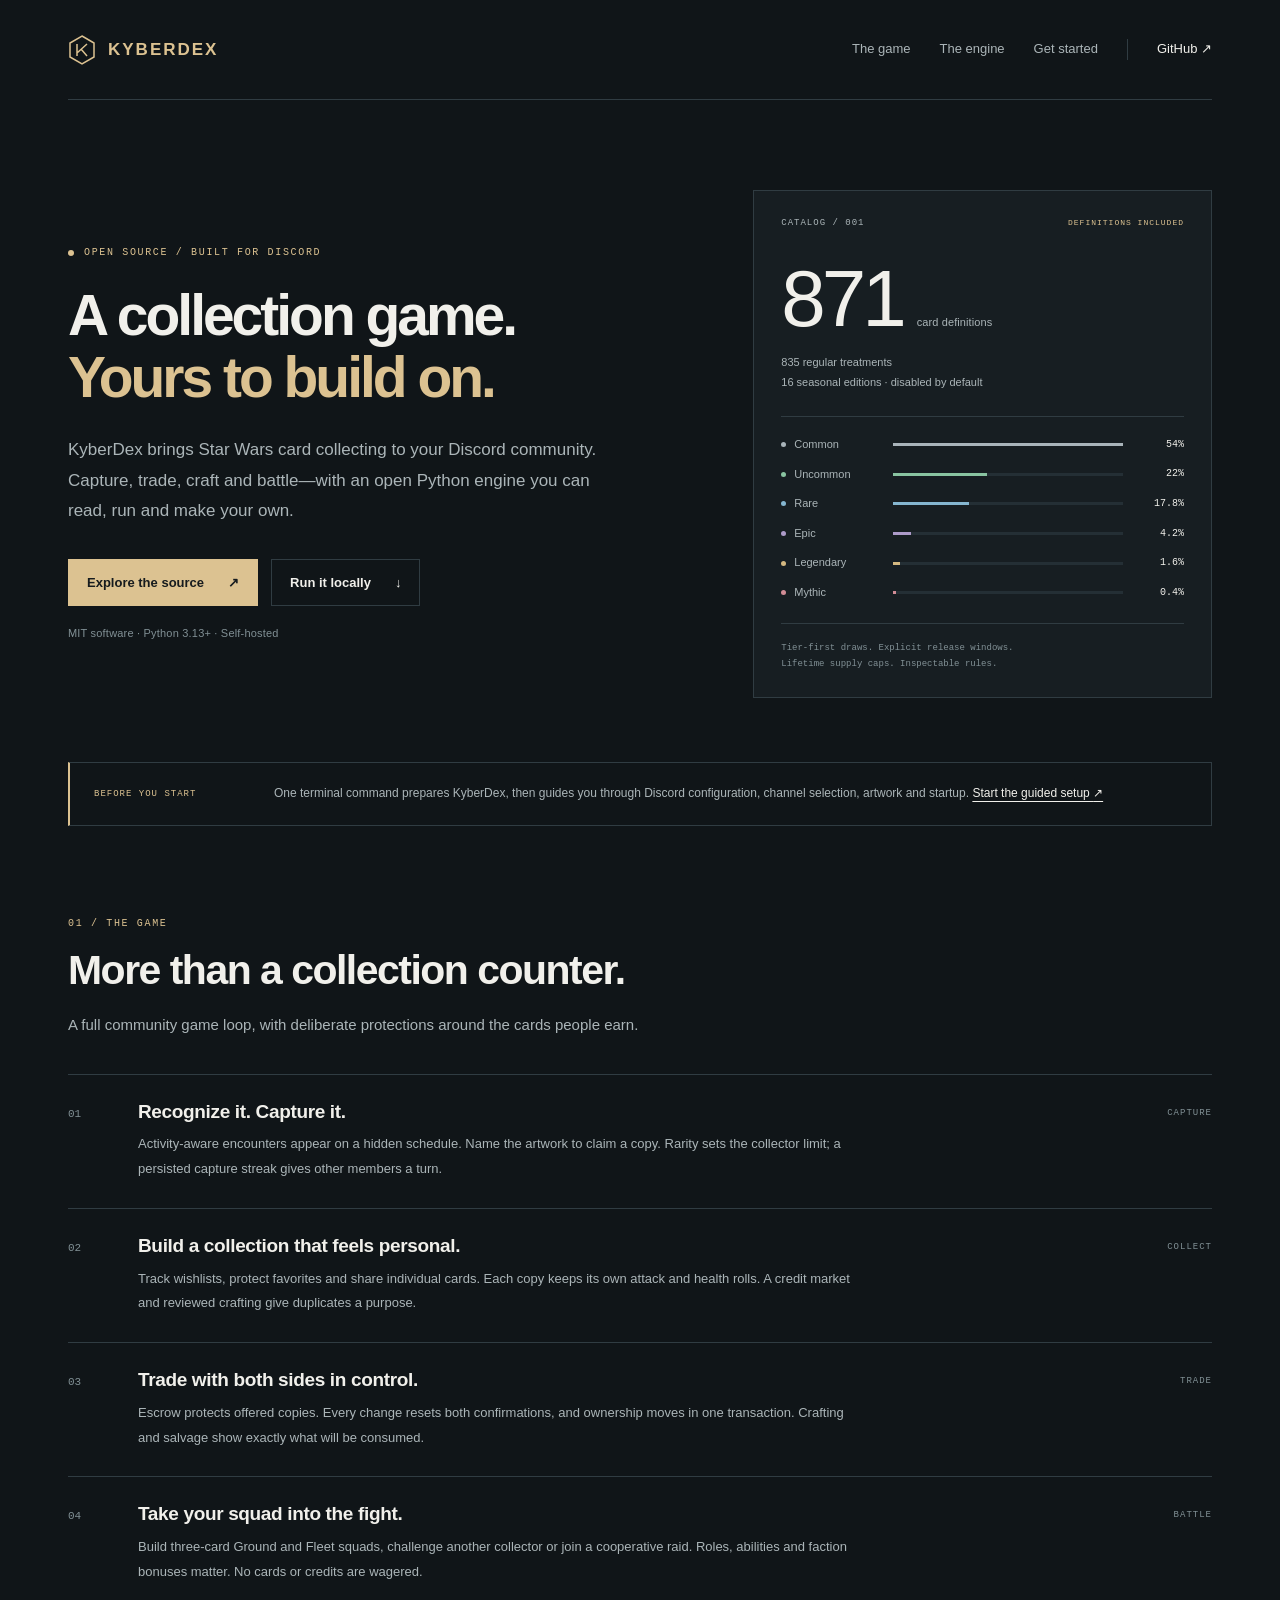
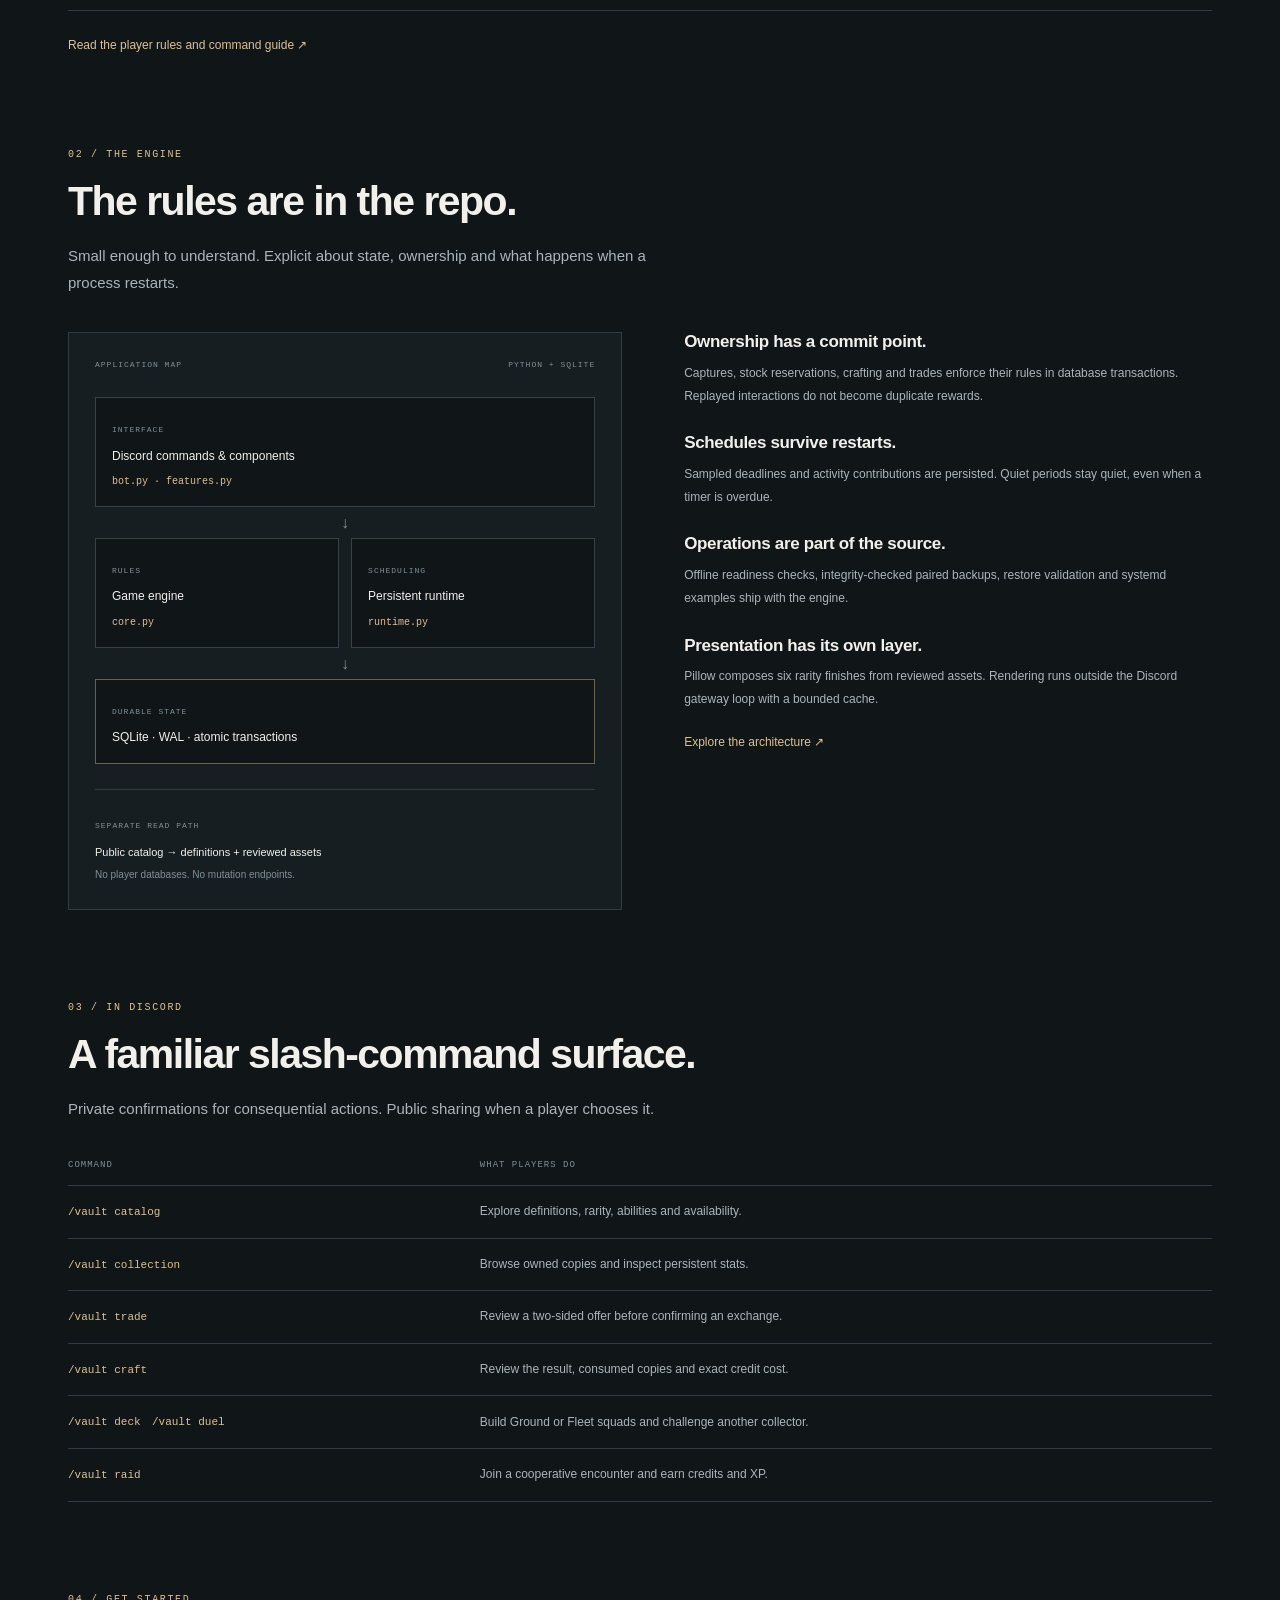
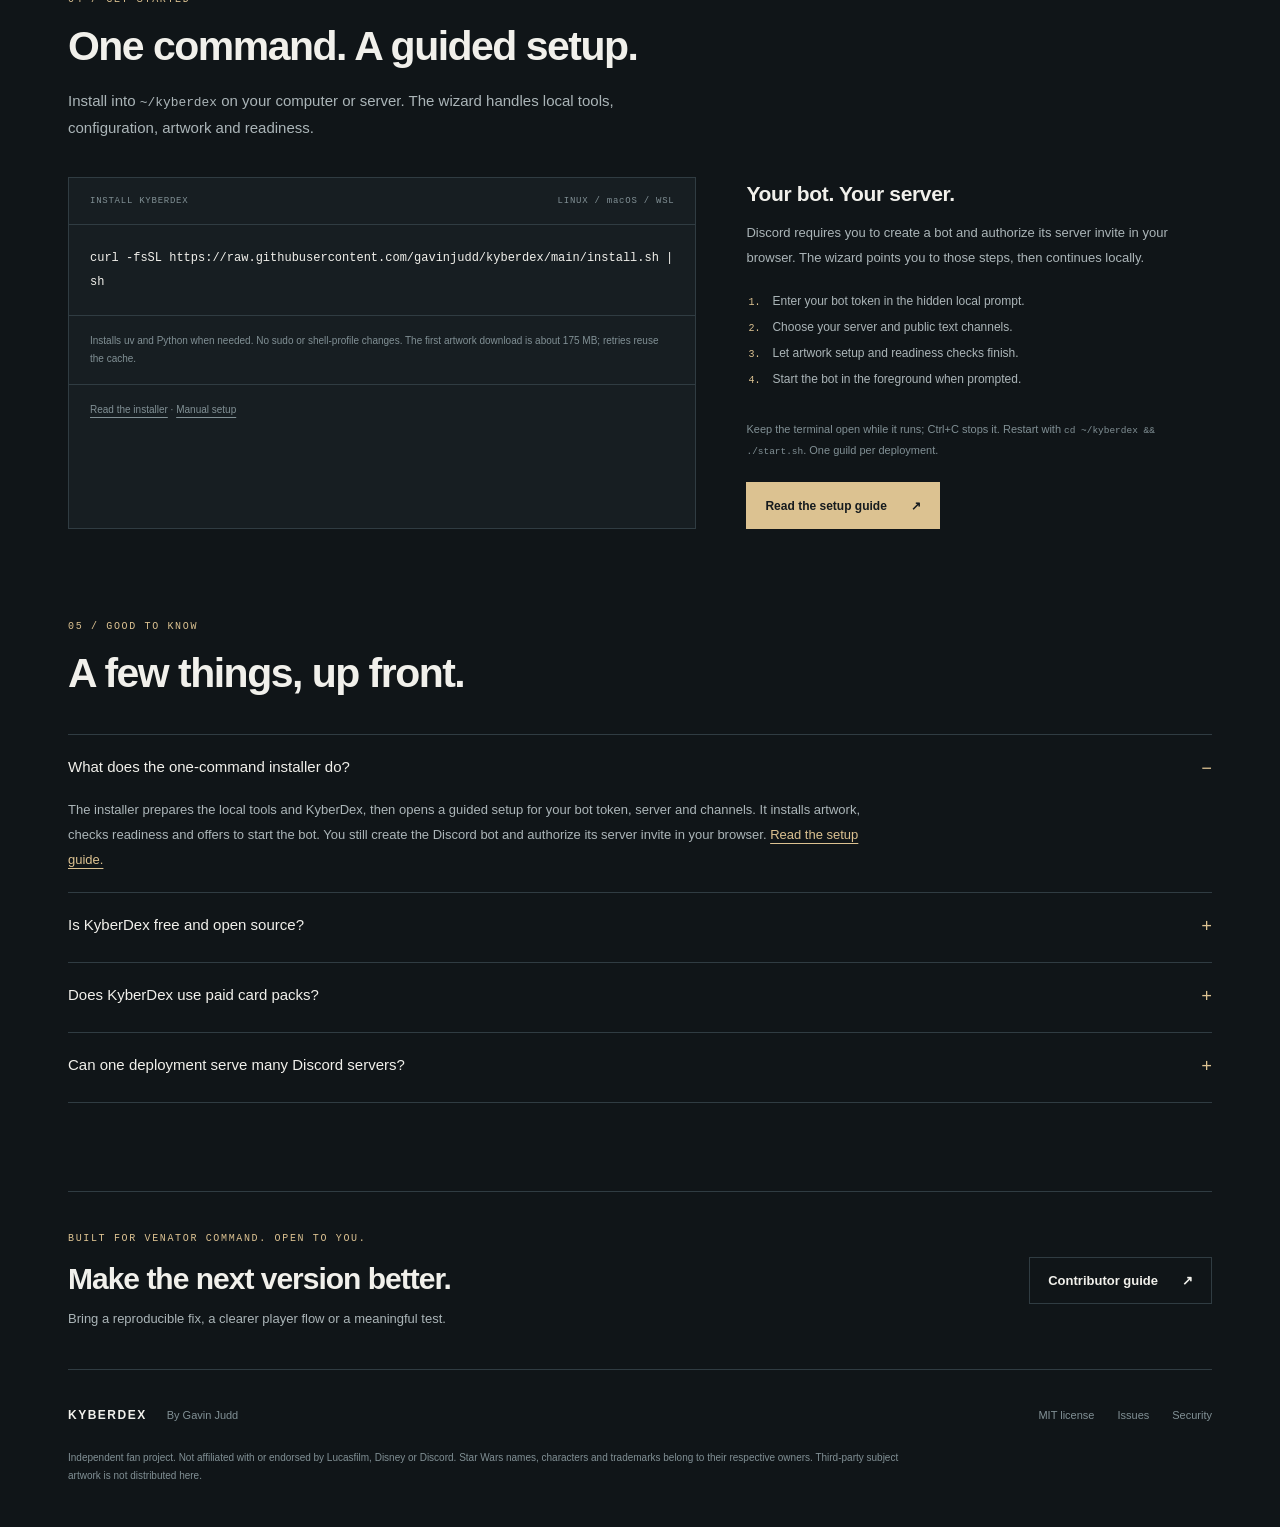
<file: site/index.html>
<!doctype html>
<html lang="en">
<head>
  <meta charset="utf-8">
  <meta name="viewport" content="width=device-width, initial-scale=1">
  <title>KyberDex — Open-Source Star Wars Discord Card Bot</title>
  <meta name="description" content="Self-host KyberDex: an open-source Star Wars Discord card bot with 871 definitions, one-command guided setup, trading, crafting, raids and SQLite persistence.">
  <meta name="theme-color" content="#101518">
  <meta name="robots" content="index,follow,max-image-preview:large">
  <link rel="canonical" href="https://gavinjudd.github.io/kyberdex/">
  <link rel="icon" href="./favicon.svg" type="image/svg+xml">
  <link rel="stylesheet" href="./style.css">
  <meta property="og:type" content="website">
  <meta property="og:site_name" content="KyberDex">
  <meta property="og:title" content="KyberDex — Open-Source Star Wars Discord Card Bot">
  <meta property="og:description" content="Self-host a Star Wars Discord card bot with one-command guided setup, automatic artwork, 871 card definitions, trading, crafting and battles.">
  <meta property="og:url" content="https://gavinjudd.github.io/kyberdex/">
  <meta property="og:image" content="https://gavinjudd.github.io/kyberdex/social.png">
  <meta property="og:image:width" content="1200">
  <meta property="og:image:height" content="630">
  <meta property="og:image:alt" content="KyberDex. Open-source Discord card collection bot. Python, SQLite, 871 card definitions.">
  <meta name="twitter:card" content="summary_large_image">
  <meta name="twitter:title" content="KyberDex — Open-Source Star Wars Discord Card Bot">
  <meta name="twitter:description" content="One-command setup for your own Star Wars Discord card bot. Automatic artwork, 871 card definitions, trading, crafting and battles. Free MIT-licensed code.">
  <meta name="twitter:image" content="https://gavinjudd.github.io/kyberdex/social.png">
  <meta name="twitter:image:alt" content="KyberDex: open-source Discord card collection bot.">
  <script type="application/ld+json">
  {"@context":"https://schema.org","@type":"SoftwareSourceCode","name":"KyberDex","description":"An open-source Star Wars Discord card bot with one-command guided setup, automatic artwork installation, 871 card definitions, trading, crafting, Ground and Fleet battles, cooperative raids and SQLite persistence.","url":"https://gavinjudd.github.io/kyberdex/","codeRepository":"https://github.com/gavinjudd/kyberdex","programmingLanguage":"Python","version":"0.4.0","runtimePlatform":"Python 3.13+ on Linux or macOS","license":"https://github.com/gavinjudd/kyberdex/blob/main/LICENSE","author":{"@type":"Person","name":"Gavin Judd","url":"https://github.com/gavinjudd"},"keywords":["Discord bot","card collection game","Python","SQLite","self-hosted","open source","Star Wars"]}
  </script>
  <script type="application/ld+json">
  {"@context":"https://schema.org","@type":"FAQPage","mainEntity":[{"@type":"Question","name":"What does the one-command installer do?","acceptedAnswer":{"@type":"Answer","text":"The installer prepares the local tools and KyberDex, then opens a guided setup for your bot token, server and channels. It installs artwork, checks readiness and offers to start the bot. You still create the Discord bot and authorize its server invite in your browser."}},{"@type":"Question","name":"Is KyberDex free and open source?","acceptedAnswer":{"@type":"Answer","text":"The original software is MIT licensed. You host and operate your own instance. Third-party fonts have their own notices; the code license does not grant rights to Star Wars characters, trademarks or third-party artwork."}},{"@type":"Question","name":"Does KyberDex use paid card packs?","acceptedAnswer":{"@type":"Answer","text":"No. The game has free daily credits, captures, a credit-based market and crafting. It has no real-money purchases, paid randomness or card wagers."}},{"@type":"Question","name":"Can one deployment serve many Discord servers?","acceptedAnswer":{"@type":"Answer","text":"The current release is designed for one configured guild and one active game worker. It is not a multi-tenant hosted bot platform."}}]}
  </script>
</head>
<body>
  <a class="skip-link" href="#main">Skip to content</a>
  <div class="shell">
    <header class="header">
      <a class="wordmark" href="#" aria-label="KyberDex home"><svg width="28" height="32" viewBox="0 0 28 32" aria-hidden="true"><path d="M14 2 26 9v14l-12 7L2 23V9Z" fill="none" stroke="currentColor" stroke-width="1.5"/><path d="M9 10v12m10-12-10 9m4-4 6 7" fill="none" stroke="currentColor" stroke-width="1.5"/></svg>KYBERDEX</a>
      <nav aria-label="Main navigation"><a href="#game">The game</a><a href="#build">The engine</a><a href="#start">Get started</a><a class="nav-source" href="https://github.com/gavinjudd/kyberdex">GitHub <span aria-hidden="true">↗</span></a></nav>
    </header>
    <main id="main">
      <section class="hero" aria-labelledby="hero-title">
        <div class="hero-copy">
          <p class="eyebrow"><span class="status-dot" aria-hidden="true"></span> OPEN SOURCE / BUILT FOR DISCORD</p>
          <h1 id="hero-title">A collection game.<br><span>Yours to build on.</span></h1>
          <p class="lede">KyberDex brings Star Wars card collecting to your Discord community. Capture, trade, craft and battle—with an open Python engine you can read, run and make your own.</p>
          <div class="actions"><a class="button primary" href="https://github.com/gavinjudd/kyberdex">Explore the source <span aria-hidden="true">↗</span></a><a class="button secondary" href="#start">Run it locally <span aria-hidden="true">↓</span></a></div>
          <p class="hero-note">MIT software · Python 3.13+ · Self-hosted</p>
        </div>
        <aside class="catalog-panel" aria-label="Included catalog and standard rarity probabilities">
          <div class="panel-top"><span>CATALOG / 001</span><span class="small-label">DEFINITIONS INCLUDED</span></div>
          <div class="catalog-number">871<span>card definitions</span></div>
          <p class="catalog-detail">835 regular treatments<br>16 seasonal editions · disabled by default</p>
          <div class="rarities" aria-label="Rarity tier weights when all tiers are eligible">
            <div class="rarity"><span><i class="dot common"></i>Common</span><span class="bar"><i style="width:100%;background:#a9b4ba"></i></span><b>54%</b></div>
            <div class="rarity"><span><i class="dot uncommon"></i>Uncommon</span><span class="bar"><i style="width:40.74%;background:#89c4a1"></i></span><b>22%</b></div>
            <div class="rarity"><span><i class="dot rare"></i>Rare</span><span class="bar"><i style="width:32.96%;background:#85b6d0"></i></span><b>17.8%</b></div>
            <div class="rarity"><span><i class="dot epic"></i>Epic</span><span class="bar"><i style="width:7.78%;background:#ad9bc9"></i></span><b>4.2%</b></div>
            <div class="rarity"><span><i class="dot legendary"></i>Legendary</span><span class="bar"><i style="width:2.96%;background:#d4b881"></i></span><b>1.6%</b></div>
            <div class="rarity"><span><i class="dot mythic"></i>Mythic</span><span class="bar"><i style="width:1%;background:#d28d96"></i></span><b>0.4%</b></div>
          </div>
          <p class="panel-foot">Tier-first draws. Explicit release windows.<br>Lifetime supply caps. Inspectable rules.</p>
        </aside>
      </section>
      <div class="asset-notice"><span class="notice-label">BEFORE YOU START</span><p>One terminal command prepares KyberDex, then guides you through Discord configuration, channel selection, artwork and startup. <a href="#start">Start the guided setup <span aria-hidden="true">↗</span></a></p></div>
      <section id="game" class="section" aria-labelledby="game-title">
        <div class="section-heading"><p class="eyebrow">01 / THE GAME</p><h2 id="game-title">More than a collection counter.</h2><p>A full community game loop, with deliberate protections around the cards people earn.</p></div>
        <div class="feature-list">
          <article><span class="feature-num">01</span><div><h3>Recognize it. Capture it.</h3><p>Activity-aware encounters appear on a hidden schedule. Name the artwork to claim a copy. Rarity sets the collector limit; a persisted capture streak gives other members a turn.</p></div><span class="feature-tag">CAPTURE</span></article>
          <article><span class="feature-num">02</span><div><h3>Build a collection that feels personal.</h3><p>Track wishlists, protect favorites and share individual cards. Each copy keeps its own attack and health rolls. A credit market and reviewed crafting give duplicates a purpose.</p></div><span class="feature-tag">COLLECT</span></article>
          <article><span class="feature-num">03</span><div><h3>Trade with both sides in control.</h3><p>Escrow protects offered copies. Every change resets both confirmations, and ownership moves in one transaction. Crafting and salvage show exactly what will be consumed.</p></div><span class="feature-tag">TRADE</span></article>
          <article><span class="feature-num">04</span><div><h3>Take your squad into the fight.</h3><p>Build three-card Ground and Fleet squads, challenge another collector or join a cooperative raid. Roles, abilities and faction bonuses matter. No cards or credits are wagered.</p></div><span class="feature-tag">BATTLE</span></article>
        </div>
        <a class="text-link" href="https://github.com/gavinjudd/kyberdex/blob/main/docs/GAMEPLAY.md">Read the player rules and command guide <span aria-hidden="true">↗</span></a>
      </section>
      <section id="build" class="section engineering" aria-labelledby="build-title">
        <div class="section-heading"><p class="eyebrow">02 / THE ENGINE</p><h2 id="build-title">The rules are in the repo.</h2><p>Small enough to understand. Explicit about state, ownership and what happens when a process restarts.</p></div>
        <div class="engineering-grid">
          <div class="architecture" aria-label="Architecture: Discord interactions call the game engine and persistent runtime backed by SQLite; a separate public catalog reads definitions and reviewed assets.">
            <div class="arch-head"><span>APPLICATION MAP</span><span>PYTHON + SQLITE</span></div>
            <div class="arch-node"><span class="arch-type">INTERFACE</span><strong>Discord commands & components</strong><code>bot.py · features.py</code></div>
            <div class="connector" aria-hidden="true">↓</div>
            <div class="arch-pair"><div class="arch-node"><span class="arch-type">RULES</span><strong>Game engine</strong><code>core.py</code></div><div class="arch-node"><span class="arch-type">SCHEDULING</span><strong>Persistent runtime</strong><code>runtime.py</code></div></div>
            <div class="connector" aria-hidden="true">↓</div>
            <div class="arch-node storage"><span class="arch-type">DURABLE STATE</span><strong>SQLite · WAL · atomic transactions</strong></div>
            <div class="arch-separate"><span>SEPARATE READ PATH</span><strong>Public catalog → definitions + reviewed assets</strong><small>No player databases. No mutation endpoints.</small></div>
          </div>
          <div class="engineering-notes">
            <article><h3>Ownership has a commit point.</h3><p>Captures, stock reservations, crafting and trades enforce their rules in database transactions. Replayed interactions do not become duplicate rewards.</p></article>
            <article><h3>Schedules survive restarts.</h3><p>Sampled deadlines and activity contributions are persisted. Quiet periods stay quiet, even when a timer is overdue.</p></article>
            <article><h3>Operations are part of the source.</h3><p>Offline readiness checks, integrity-checked paired backups, restore validation and systemd examples ship with the engine.</p></article>
            <article><h3>Presentation has its own layer.</h3><p>Pillow composes six rarity finishes from reviewed assets. Rendering runs outside the Discord gateway loop with a bounded cache.</p></article>
            <a class="text-link" href="https://github.com/gavinjudd/kyberdex/blob/main/docs/ARCHITECTURE.md">Explore the architecture <span aria-hidden="true">↗</span></a>
          </div>
        </div>
      </section>
      <section class="section command-section" aria-labelledby="commands-title">
        <div class="section-heading"><p class="eyebrow">03 / IN DISCORD</p><h2 id="commands-title">A familiar slash-command surface.</h2><p>Private confirmations for consequential actions. Public sharing when a player chooses it.</p></div>
        <div class="table-scroll"><table><caption class="visually-hidden">Main KyberDex player commands</caption><thead><tr><th scope="col">Command</th><th scope="col">What players do</th></tr></thead><tbody>
          <tr><td><code>/vault catalog</code></td><td>Explore definitions, rarity, abilities and availability.</td></tr>
          <tr><td><code>/vault collection</code></td><td>Browse owned copies and inspect persistent stats.</td></tr>
          <tr><td><code>/vault trade</code></td><td>Review a two-sided offer before confirming an exchange.</td></tr>
          <tr><td><code>/vault craft</code></td><td>Review the result, consumed copies and exact credit cost.</td></tr>
          <tr><td><code>/vault deck</code> <code>/vault duel</code></td><td>Build Ground or Fleet squads and challenge another collector.</td></tr>
          <tr><td><code>/vault raid</code></td><td>Join a cooperative encounter and earn credits and XP.</td></tr>
        </tbody></table></div>
      </section>
      <section id="start" class="section start-section" aria-labelledby="start-title">
        <div class="section-heading"><p class="eyebrow">04 / GET STARTED</p><h2 id="start-title">One command. A guided setup.</h2><p>Install into <code>~/kyberdex</code> on your computer or server. The wizard handles local tools, configuration, artwork and readiness.</p></div>
        <div class="start-grid">
          <div class="terminal"><div class="terminal-head"><span>INSTALL KYBERDEX</span><span>LINUX / macOS / WSL</span></div><pre class="install-command"><code>curl -fsSL https://raw.githubusercontent.com/gavinjudd/kyberdex/main/install.sh | sh</code></pre><p>Installs uv and Python when needed. No sudo or shell-profile changes. The first artwork download is about 175 MB; retries reuse the cache.</p><p><a href="https://github.com/gavinjudd/kyberdex/blob/main/install.sh">Read the installer</a> · <a href="https://github.com/gavinjudd/kyberdex/blob/main/docs/SETUP.md#manual-setup-advanced">Manual setup</a></p></div>
          <div class="start-notes"><h3>Your bot. Your server.</h3><p>Discord requires you to create a bot and authorize its server invite in your browser. The wizard points you to those steps, then continues locally.</p><ol><li>Enter your bot token in the hidden local prompt.</li><li>Choose your server and public text channels.</li><li>Let artwork setup and readiness checks finish.</li><li>Start the bot in the foreground when prompted.</li></ol><p class="setup-note">Keep the terminal open while it runs; Ctrl+C stops it. Restart with <code>cd ~/kyberdex &amp;&amp; ./start.sh</code>. One guild per deployment.</p><a class="button primary" href="https://github.com/gavinjudd/kyberdex/blob/main/docs/SETUP.md">Read the setup guide <span aria-hidden="true">↗</span></a></div>
        </div>
      </section>
      <section class="section faq-section" aria-labelledby="faq-title">
        <div class="section-heading"><p class="eyebrow">05 / GOOD TO KNOW</p><h2 id="faq-title">A few things, up front.</h2></div>
        <div class="faq-list">
          <details open><summary>What does the one-command installer do?</summary><p>The installer prepares the local tools and KyberDex, then opens a guided setup for your bot token, server and channels. It installs artwork, checks readiness and offers to start the bot. You still create the Discord bot and authorize its server invite in your browser. <a href="https://github.com/gavinjudd/kyberdex/blob/main/docs/SETUP.md">Read the setup guide.</a></p></details>
          <details><summary>Is KyberDex free and open source?</summary><p>The original software is MIT licensed. You host and operate your own instance. Third-party fonts have their own notices; the code license does not grant rights to Star Wars characters, trademarks or third-party artwork. <a href="https://github.com/gavinjudd/kyberdex/blob/main/NOTICE.md">Read the licensing boundaries.</a></p></details>
          <details><summary>Does KyberDex use paid card packs?</summary><p>No. The game has free daily credits, captures, a credit-based market and crafting. It has no real-money purchases, paid randomness or card wagers.</p></details>
          <details><summary>Can one deployment serve many Discord servers?</summary><p>The current release is designed for one configured guild and one active game worker. It is not a multi-tenant hosted bot platform. <a href="https://github.com/gavinjudd/kyberdex/blob/main/docs/ARCHITECTURE.md">See the operating limits.</a></p></details>
        </div>
      </section>
      <section class="contribute" aria-labelledby="contribute-title"><div><p class="eyebrow">BUILT FOR VENATOR COMMAND. OPEN TO YOU.</p><h2 id="contribute-title">Make the next version better.</h2><p>Bring a reproducible fix, a clearer player flow or a meaningful test.</p></div><a class="button secondary" href="https://github.com/gavinjudd/kyberdex/blob/main/CONTRIBUTING.md">Contributor guide <span aria-hidden="true">↗</span></a></section>
    </main>
    <footer><div><a class="footer-brand" href="https://github.com/gavinjudd/kyberdex">KYBERDEX</a><span>By <a href="https://github.com/gavinjudd">Gavin Judd</a></span></div><nav aria-label="Footer navigation"><a href="https://github.com/gavinjudd/kyberdex/blob/main/LICENSE">MIT license</a><a href="https://github.com/gavinjudd/kyberdex/issues">Issues</a><a href="https://github.com/gavinjudd/kyberdex/blob/main/SECURITY.md">Security</a></nav><p>Independent fan project. Not affiliated with or endorsed by Lucasfilm, Disney or Discord. Star Wars names, characters and trademarks belong to their respective owners. Third-party subject artwork is not distributed here.</p></footer>
  </div>
</body>
</html>
</file>
<file: site/style.css>
:root{color-scheme:dark;--bg:#101518;--panel:#171e22;--text:#f1f0eb;--muted:#abb5b8;--quiet:#819095;--line:#303c42;--accent:#dcc291;--mono:ui-monospace,SFMono-Regular,Consolas,"Liberation Mono",monospace;--sans:Inter,-apple-system,BlinkMacSystemFont,"Segoe UI",sans-serif}
*{box-sizing:border-box}html{scroll-behavior:smooth;scroll-padding-top:28px}body{margin:0;background:var(--bg);color:var(--text);font-family:var(--sans);font-size:16px;line-height:1.6}a{color:inherit;text-underline-offset:4px;text-decoration-thickness:1px}a:hover{color:var(--accent)}a:focus-visible,summary:focus-visible{outline:2px solid var(--accent);outline-offset:6px}h1,h2,h3,p{margin:0}h1,h2,h3{font-weight:550;line-height:1.15}h1{font-size:clamp(42px,4.45vw,65px);letter-spacing:-3px;line-height:1.08}h1 span{color:var(--accent)}h2{font-size:clamp(30px,3.2vw,44px);letter-spacing:-1.5px}h3{font-size:20px;letter-spacing:-.35px}p{color:var(--muted)}button,a,summary{-webkit-tap-highlight-color:transparent}code,pre{font-family:var(--mono)}code{font-size:.86em}pre{margin:0}.shell{max-width:1240px;margin:auto;padding:0 48px}.header{min-height:100px;display:flex;align-items:center;justify-content:space-between;border-bottom:1px solid var(--line);gap:24px}.wordmark{display:flex;align-items:center;gap:12px;color:var(--accent);font-size:17px;font-weight:700;letter-spacing:2px;text-decoration:none}.header nav{display:flex;align-items:center;gap:29px;font-size:13px}.header nav a{text-decoration:none;color:var(--muted)}.header nav a:hover{color:var(--text)}.header .nav-source{color:var(--text);border-left:1px solid var(--line);padding-left:29px}.hero{padding:90px 0 64px;display:grid;grid-template-columns:1.35fr 1fr;gap:66px;align-items:center}.eyebrow{font-family:var(--mono);font-size:10px;line-height:1.5;font-weight:500;letter-spacing:1.65px;color:var(--accent)}.hero .eyebrow{margin-bottom:25px;display:flex;align-items:center;gap:10px}.status-dot{display:inline-block;width:6px;height:6px;background:var(--accent);border-radius:50%}.lede{max-width:560px;font-size:17px;line-height:1.8;margin-top:27px}.actions{display:flex;flex-wrap:wrap;gap:13px;margin-top:32px}.button{display:inline-flex;align-items:center;justify-content:center;gap:24px;min-height:47px;padding:11px 18px;text-decoration:none;font-size:13px;line-height:1.5;font-weight:600;border:1px solid var(--line)}.primary{background:var(--accent);color:#161b1e;border-color:var(--accent)}.primary:hover{background:#ead7b3;color:#101518}.secondary{background:transparent;color:var(--text)}.secondary:hover{border-color:var(--accent)}.hero-note{margin-top:19px;font-size:11px;color:var(--quiet);letter-spacing:.2px}.catalog-panel{border:1px solid var(--line);padding:25px 27px;background:var(--panel)}.panel-top{display:flex;justify-content:space-between;align-items:center;gap:14px;font-family:var(--mono);font-size:9px;letter-spacing:1px;color:var(--muted)}.small-label{color:var(--accent);font-size:8px}.catalog-number{font-size:80px;letter-spacing:-4px;line-height:1.1;padding-top:25px;font-weight:500}.catalog-number span{display:inline-block;font-size:11px;letter-spacing:.1px;font-weight:400;margin-left:14px;color:var(--muted)}.catalog-detail{font-size:11px;line-height:1.8;margin:10px 0 23px}.rarities{border-top:1px solid var(--line);padding-top:13px}.rarity{display:grid;grid-template-columns:100px 1fr 49px;align-items:center;gap:12px;padding:6px 0;font-size:11px}.rarity>span:first-child{display:flex;align-items:center;gap:8px;color:var(--muted)}.dot{display:inline-block;width:5px;height:5px;border-radius:50%}.common{background:#a9b4ba}.uncommon{background:#89c4a1}.rare{background:#85b6d0}.epic{background:#ad9bc9}.legendary{background:#d4b881}.mythic{background:#d28d96}.bar{display:block;background:#242f35;height:3px}.bar i{display:block;height:3px;min-width:2px}.rarity b{font-family:var(--mono);font-size:10px;text-align:right;font-weight:400}.panel-foot{font-family:var(--mono);font-size:9px;line-height:1.8;border-top:1px solid var(--line);margin-top:15px;padding-top:16px;color:var(--quiet)}.asset-notice{display:grid;grid-template-columns:158px 1fr;gap:22px;align-items:center;border:1px solid var(--line);border-left:2px solid var(--accent);padding:20px 24px}.notice-label{font-family:var(--mono);font-size:9px;letter-spacing:1px;color:var(--accent)}.asset-notice p{font-size:12px;line-height:1.8}.asset-notice a{white-space:normal;color:var(--text)}.section{padding-top:90px}.section-heading{max-width:700px;margin-bottom:36px}.section-heading .eyebrow{margin-bottom:16px}.section-heading>p:last-child:not(.eyebrow){margin-top:17px;max-width:620px;font-size:15px;line-height:1.8}.feature-list{border-top:1px solid var(--line)}.feature-list article{display:grid;grid-template-columns:45px 1fr 100px;align-items:start;gap:25px;border-bottom:1px solid var(--line);padding:26px 0}.feature-num{font-family:var(--mono);font-size:11px;padding-top:5px;color:var(--quiet)}.feature-list h3{font-size:19px}.feature-list p{font-size:13px;line-height:1.9;max-width:730px;margin-top:10px}.feature-tag{text-align:right;font-family:var(--mono);font-size:9px;letter-spacing:1px;color:var(--quiet);padding-top:5px}.text-link{display:inline-block;font-size:12px;font-weight:500;color:var(--accent);margin-top:25px;text-decoration:none}.text-link:hover{text-decoration:underline}.engineering-grid{display:grid;grid-template-columns:1.05fr 1fr;gap:62px}.architecture{padding:26px;border:1px solid var(--line);background:var(--panel);align-self:start}.arch-head{display:flex;justify-content:space-between;gap:10px;font-family:var(--mono);font-size:8px;letter-spacing:1px;color:var(--quiet);margin-bottom:25px}.arch-node{padding:16px;background:var(--bg);border:1px solid #35434a}.arch-node strong{display:block;font-size:12px;font-weight:500;margin-top:7px}.arch-type{font-family:var(--mono);font-size:8px;letter-spacing:1px;color:var(--quiet)}.arch-node code{display:block;font-size:10px;color:var(--accent);margin-top:8px}.connector{text-align:center;line-height:31px;color:var(--quiet);font-size:16px}.arch-pair{display:grid;grid-template-columns:1fr 1fr;gap:12px}.storage{border-color:#6a6251}.arch-separate{border-top:1px solid var(--line);margin-top:25px;padding-top:20px}.arch-separate span{font-family:var(--mono);font-size:8px;letter-spacing:1px;color:var(--quiet)}.arch-separate strong{display:block;font-size:11px;font-weight:500;margin-top:8px}.arch-separate small{display:block;color:var(--quiet);font-size:10px;margin-top:5px}.engineering-notes article+article{margin-top:26px}.engineering-notes h3{font-size:17px}.engineering-notes p{font-size:12px;line-height:1.9;margin-top:10px}.engineering-notes .text-link{margin-top:22px}.table-scroll{overflow-x:auto}table{width:100%;border-collapse:collapse;text-align:left}th{font-family:var(--mono);font-size:9px;text-transform:uppercase;letter-spacing:1px;color:var(--quiet);font-weight:400;padding:0 0 13px;border-bottom:1px solid var(--line)}th:first-child{width:36%}td{border-bottom:1px solid var(--line);padding:16px 0;font-size:12px;color:var(--muted)}td:first-child{padding-right:20px}td code{display:inline-block;color:var(--accent);font-size:11px;white-space:nowrap;margin-right:8px}.start-grid{display:grid;grid-template-columns:1.35fr 1fr;gap:50px}.terminal{border:1px solid var(--line);background:var(--panel);min-width:0}.terminal-head{display:flex;justify-content:space-between;gap:20px;padding:16px 21px;border-bottom:1px solid var(--line);font-family:var(--mono);font-size:9px;letter-spacing:.75px;color:var(--quiet)}.terminal pre{font-size:12px;line-height:2;padding:21px;overflow-x:auto}.terminal pre code{font-size:inherit}.code-comment{color:var(--quiet)}.terminal p{padding:16px 21px;border-top:1px solid var(--line);font-size:10px;line-height:1.8;color:var(--quiet)}.start-notes{padding-top:5px}.start-notes h3{font-size:21px}.start-notes p{font-size:13px;line-height:1.9;margin-top:15px}.start-notes ol{font-size:12px;color:var(--muted);line-height:2.15;margin:19px 0 26px;padding-left:20px}.start-notes li{padding-left:6px}.start-notes li::marker{font-family:var(--mono);color:var(--accent);font-size:10px}.start-notes .button{font-size:12px}.faq-list{border-top:1px solid var(--line)}details{border-bottom:1px solid var(--line);padding:20px 0}summary{cursor:pointer;list-style:none;display:flex;gap:20px;justify-content:space-between;font-size:15px;line-height:1.6}summary::-webkit-details-marker{display:none}summary::after{content:"+";color:var(--accent);font-family:var(--mono);font-size:18px;flex-shrink:0}details[open] summary::after{content:"−"}details p{max-width:850px;font-size:13px;line-height:1.9;margin-top:15px;padding-right:30px}details p a{color:var(--accent)}.contribute{margin-top:88px;padding:39px 0;display:flex;justify-content:space-between;gap:35px;align-items:center;border-top:1px solid var(--line);border-bottom:1px solid var(--line)}.contribute h2{font-size:30px;letter-spacing:-1px;margin-top:16px}.contribute p:last-child{font-size:13px;margin-top:13px}.contribute .button{flex-shrink:0}footer{display:grid;grid-template-columns:1fr auto;padding:36px 0 42px;gap:24px}footer>div{display:flex;align-items:center;gap:20px}footer .footer-brand{font-size:12px;letter-spacing:1.5px;font-weight:700;text-decoration:none}footer span,footer nav{font-size:11px;color:var(--quiet)}footer span a{text-decoration:none}footer nav{display:flex;align-items:center;gap:23px}footer nav a{text-decoration:none}footer p{grid-column:1/-1;max-width:850px;font-size:10px;line-height:1.8;color:var(--quiet)}.skip-link{position:absolute;left:20px;top:-100px;background:var(--accent);color:#101518;padding:10px 20px;z-index:10}.skip-link:focus{top:16px}.visually-hidden{position:absolute;width:1px;height:1px;padding:0;margin:-1px;overflow:hidden;clip:rect(0,0,0,0);white-space:nowrap;border:0}
@media(min-width:1500px){.hero{padding-top:100px;padding-bottom:74px}}
@media(max-width:1000px){.shell{padding:0 32px}.hero{gap:30px;padding-top:65px}.catalog-panel{padding:22px}.hero h1{font-size:44px;letter-spacing:-2px}.lede{font-size:15px}.actions{gap:10px}.button{padding:11px 15px;gap:16px}.engineering-grid{gap:32px}.start-grid{grid-template-columns:1.2fr 1fr;gap:30px}.terminal pre{font-size:11px}.panel-top{font-size:8px}.small-label{font-size:7px}.rarity{grid-template-columns:85px 1fr 42px;gap:9px}.catalog-number{font-size:72px}.catalog-number span{margin-left:8px}}
@media(max-width:760px){.shell{padding:0 23px}.header{min-height:82px}.header nav{gap:18px}.header nav>a:not(.nav-source){display:none}.header .nav-source{border:0;padding:0;font-size:12px}.wordmark{font-size:15px}.hero{grid-template-columns:1fr;gap:39px;padding:48px 0 35px}.hero h1{font-size:clamp(39px,8vw,55px);letter-spacing:-1.8px}.hero .eyebrow{font-size:8px;letter-spacing:1.2px;margin-bottom:21px}.lede{font-size:15px;margin-top:22px;max-width:590px}.actions{margin-top:25px}.hero-note{margin-top:17px}.catalog-panel{padding:25px}.catalog-number{font-size:76px}.catalog-number span{margin-left:14px;font-size:12px}.panel-top{font-size:9px}.small-label{font-size:8px}.rarity{grid-template-columns:105px 1fr 49px;gap:16px;font-size:12px}.rarity b{font-size:11px}.panel-foot{font-size:10px}.asset-notice{grid-template-columns:1fr;gap:9px;padding:19px}.asset-notice p{font-size:12px}.section{padding-top:64px}.section-heading{margin-bottom:27px}.section-heading>p:last-child:not(.eyebrow){font-size:14px}.section-heading .eyebrow{font-size:9px}.feature-list article{grid-template-columns:26px 1fr;gap:14px;padding:23px 0}.feature-tag{display:none}.feature-list h3{font-size:18px}.feature-list p{font-size:12px}.engineering-grid,.start-grid{grid-template-columns:1fr;gap:31px}.architecture{padding:23px}.engineering-notes article+article{margin-top:22px}.engineering-notes p{font-size:13px}.arch-node strong{font-size:12px}.arch-head{font-size:8px}.arch-separate strong{font-size:11px}.table-scroll table{min-width:490px}th:first-child{width:39%}td{font-size:11px}.terminal pre{font-size:11px;padding:20px 16px}.terminal-head{padding:15px 16px;font-size:8px}.terminal p{padding:15px 16px;font-size:11px}.start-notes{padding:0}.start-notes ol{font-size:13px}.start-notes .button{font-size:13px}.contribute{margin-top:64px;display:block;padding:31px 0}.contribute .eyebrow{font-size:8px;letter-spacing:1px}.contribute h2{font-size:27px}.contribute .button{margin-top:25px}footer{grid-template-columns:1fr;gap:20px;padding:29px 0}footer p{grid-column:auto}footer nav{gap:22px}summary{font-size:14px}details p{font-size:12px;padding-right:0}}
@media(prefers-reduced-motion:reduce){html{scroll-behavior:auto}}

.install-command{white-space:pre-wrap;overflow-wrap:anywhere}.start-notes .setup-note{font-size:11px;margin:0 0 22px;color:var(--quiet)}
</file>
